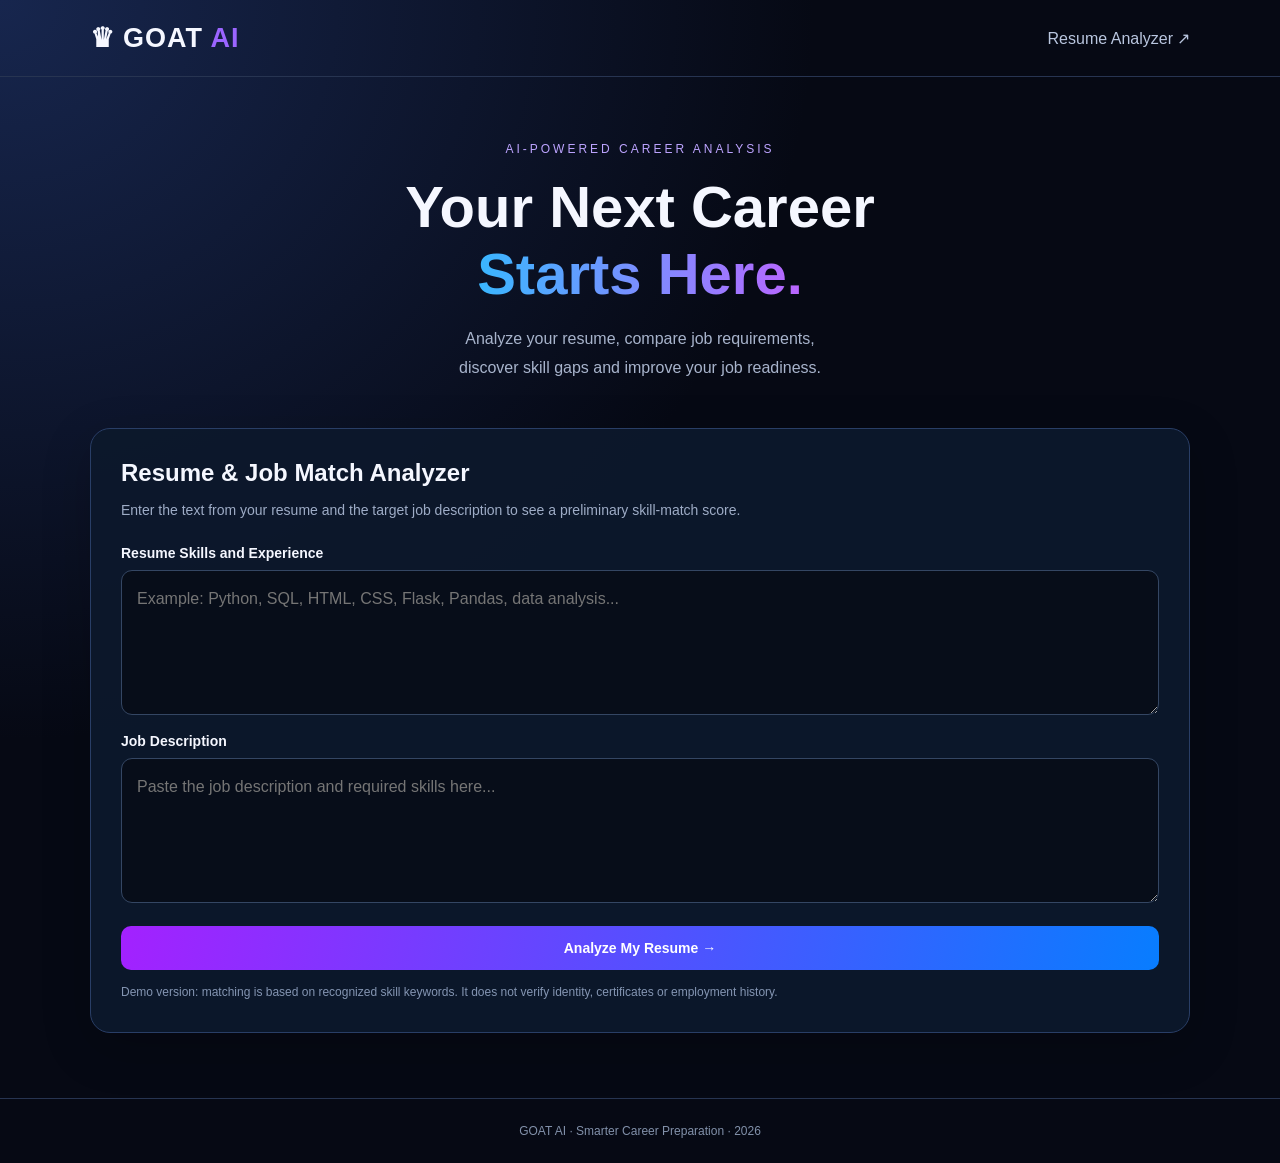
<file: index.html>
<!DOCTYPE html>
<html lang="en">
<head>
<meta charset="UTF-8">
<meta name="viewport" content="width=device-width, initial-scale=1.0">
<title>GOAT AI | Resume Analyzer</title>

<style>
* {
  margin: 0;
  padding: 0;
  box-sizing: border-box;
}

body {
  font-family: Arial, sans-serif;
  color: #f5f7ff;
  background:
    radial-gradient(ellipse at top left, #17264e, transparent 45%),
    #060914;
  min-height: 100vh;
}

header {
  padding: 22px 7%;
  display: flex;
  justify-content: space-between;
  align-items: center;
  border-bottom: 1px solid #273451;
}

.logo {
  font-size: 27px;
  font-weight: bold;
  letter-spacing: 1px;
}

.logo span {
  color: #9b65ff;
}

header a {
  color: #b9c6df;
  text-decoration: none;
}

main {
  width: min(1100px, 90%);
  margin: 65px auto;
}

.hero {
  text-align: center;
  margin-bottom: 45px;
}

.eyebrow {
  color: #bda4ff;
  letter-spacing: 3px;
  font-size: 12px;
}

h1 {
  font-size: clamp(35px, 5vw, 58px);
  margin: 18px 0;
  line-height: 1.15;
}

.gradient {
  background: linear-gradient(90deg, #39b7ff, #bb65ff);
  color: transparent;
  background-clip: text;
}

.hero p {
  color: #a8b4cc;
  line-height: 1.8;
}

.card {
  background: rgba(13, 24, 44, 0.92);
  border: 1px solid #293e66;
  border-radius: 20px;
  padding: 30px;
  margin-bottom: 25px;
  box-shadow: 0 15px 50px #0003;
}

h2 {
  margin-bottom: 12px;
}

.description {
  color: #9eacc6;
  font-size: 14px;
  line-height: 1.7;
  margin-bottom: 22px;
}

label {
  display: block;
  margin: 18px 0 9px;
  font-weight: bold;
  font-size: 14px;
}

textarea {
  display: block;
  width: 100%;
  min-height: 145px;
  resize: vertical;
  padding: 15px;
  border-radius: 11px;
  background: #070d19;
  border: 1px solid #344663;
  color: white;
  outline: none;
  font: inherit;
  line-height: 1.6;
}

textarea:focus {
  border-color: #9b65ff;
  box-shadow: 0 0 0 3px #9b65ff20;
}

button {
  border: none;
  cursor: pointer;
  border-radius: 10px;
  padding: 14px 22px;
  font-weight: bold;
  font-size: 14px;
  color: white;
  background: linear-gradient(100deg, #a321ff, #087dff);
  transition: transform .2s, box-shadow .2s;
}

button:hover {
  transform: translateY(-2px);
  box-shadow: 0 6px 25px #674cff55;
}

.analyze-button {
  width: 100%;
  margin-top: 23px;
}

.note {
  color: #8495b2;
  font-size: 12px;
  margin-top: 13px;
  line-height: 1.6;
}

#results {
  display: none;
}

.result-top {
  display: flex;
  justify-content: space-between;
  align-items: center;
  gap: 15px;
  flex-wrap: wrap;
}

.score {
  font-size: 45px;
  font-weight: bold;
  color: #28e5ac;
  margin: 15px 0;
}

.status {
  display: inline-block;
  padding: 9px 14px;
  border-radius: 30px;
  font-size: 13px;
  font-weight: bold;
}

.verified {
  color: #4df3b9;
  background: #0d493b;
  border: 1px solid #168c6b;
}

.not-verified {
  color: #ffbf7c;
  background: #4a2a16;
  border: 1px solid #a65a24;
}

.skill-list {
  display: flex;
  flex-wrap: wrap;
  gap: 8px;
  margin-top: 12px;
}

.skill {
  border: 1px solid #37527d;
  background: #12223d;
  padding: 7px 11px;
  border-radius: 8px;
  font-size: 12px;
}

.missing {
  border-color: #a34758;
  background: #3d1825;
  color: #ffb5c1;
}

footer {
  text-align: center;
  padding: 25px;
  color: #8291aa;
  border-top: 1px solid #273451;
  font-size: 12px;
}

@media (max-width: 600px) {
  header {
    padding: 18px 5%;
  }

  .logo {
    font-size: 22px;
  }

  main {
    margin: 40px auto;
  }

  .card {
    padding: 20px;
  }

  .score {
    font-size: 37px;
  }
}
</style>
</head>

<body>

<header>
  <div class="logo">♛ GOAT <span>AI</span></div>
  <a href="#analyzer">Resume Analyzer ↗</a>
</header>

<main>
  <section class="hero">
    <div class="eyebrow">AI-POWERED CAREER ANALYSIS</div>

    <h1>
      Your Next Career<br>
      <span class="gradient">Starts Here.</span>
    </h1>

    <p>
      Analyze your resume, compare job requirements,<br>
      discover skill gaps and improve your job readiness.
    </p>
  </section>

  <section class="card" id="analyzer">
    <h2>Resume & Job Match Analyzer</h2>

    <p class="description">
      Enter the text from your resume and the target job
      description to see a preliminary skill-match score.
    </p>

    <label for="resume">Resume Skills and Experience</label>
    <textarea id="resume"
      placeholder="Example: Python, SQL, HTML, CSS, Flask, Pandas, data analysis..."></textarea>

    <label for="job">Job Description</label>
    <textarea id="job"
      placeholder="Paste the job description and required skills here..."></textarea>

    <button class="analyze-button" onclick="analyzeResume()">
      Analyze My Resume →
    </button>

    <p class="note">
      Demo version: matching is based on recognized skill keywords.
      It does not verify identity, certificates or employment history.
    </p>
  </section>

  <section class="card" id="results" aria-live="polite">
    <div class="result-top">
      <div>
        <h2>Analysis Results</h2>
        <p class="description">Your preliminary job skill match</p>
      </div>

      <span id="status" class="status"></span>
    </div>

    <div class="score" id="score">0%</div>

    <p class="description" id="scoreMessage"></p>

    <h3>Matched Skills</h3>
    <div class="skill-list" id="matched"></div>

    <h3 style="margin-top:25px">Skills to Develop</h3>
    <div class="skill-list" id="missing"></div>

    <p class="note">
      The score is an estimate of keyword overlap, not a hiring
      prediction or an official candidate verification.
    </p>
  </section>
</main>

<footer>
  GOAT AI · Smarter Career Preparation · 2026
</footer>

<script>
const VERIFICATION_THRESHOLD = 85;

const KNOWN_SKILLS = [
  "python", "java", "javascript", "html", "css",
  "sql", "flask", "django", "react", "node.js",
  "c++", "machine learning", "data analysis",
  "pandas", "numpy", "git", "docker", "aws",
  "azure", "excel", "power bi", "linux",
  "mongodb", "postgresql", "tensorflow",
  "communication", "rest api", "problem solving"
];

function extractSkills(text) {
  const normalized = text.toLowerCase();

  return KNOWN_SKILLS.filter(skill => {
    const escaped = skill.replace(
      /[.*+?^${}()|[\]\\]/g, "\\$&"
    );

    const pattern = new RegExp(
      "(^|[^a-z0-9+#.])" + escaped +
      "(?=$|[^a-z0-9+#.])", "i"
    );

    return pattern.test(normalized);
  });
}

function showSkills(elementId, skills, extraClass = "") {
  const container = document.getElementById(elementId);
  container.replaceChildren();

  if (skills.length === 0) {
    const message = document.createElement("span");
    message.textContent = "No recognized skills found.";
    message.style.color = "#9eacc6";
    container.appendChild(message);
    return;
  }

  skills.forEach(skill => {
    const tag = document.createElement("span");
    tag.className = "skill " + extraClass;
    tag.textContent = skill;
    container.appendChild(tag);
  });
}

function analyzeResume() {
  const resume = document.getElementById("resume").value.trim();
  const job = document.getElementById("job").value.trim();

  if (!resume || !job) {
    alert("Please enter both your resume and the job description.");
    return;
  }

  const resumeSkills = extractSkills(resume);
  const jobSkills = extractSkills(job);

  if (jobSkills.length === 0) {
    alert(
      "No recognized skills were found in the job description. " +
      "Add recognizable technical skills and try again."
    );
    return;
  }

  const matched = jobSkills.filter(skill =>
    resumeSkills.includes(skill)
  );

  const missing = jobSkills.filter(skill =>
    !resumeSkills.includes(skill)
  );

  const score = Math.round(
    (matched.length / jobSkills.length) * 100
  );

  const eligible = score >= VERIFICATION_THRESHOLD;

  document.getElementById("score").textContent = score + "%";

  const status = document.getElementById("status");
  status.className = "status " +
    (eligible ? "verified" : "not-verified");

  status.textContent = eligible
    ? "✓ Verified — Score Threshold Met"
    : "Not Verified — Below 85%";

  document.getElementById("scoreMessage").textContent =
    eligible
      ? "Your keyword-match score meets the 85% threshold."
      : "Your keyword-match score is below 85%. Review the missing skills and improve your resume where accurate.";

  showSkills("matched", matched);
  showSkills("missing", missing, "missing");

  document.getElementById("results").style.display = "block";
  document.getElementById("results").scrollIntoView({
    behavior: "smooth",
    block: "start"
  });
}
</script>

</body>
</html>
</file>
